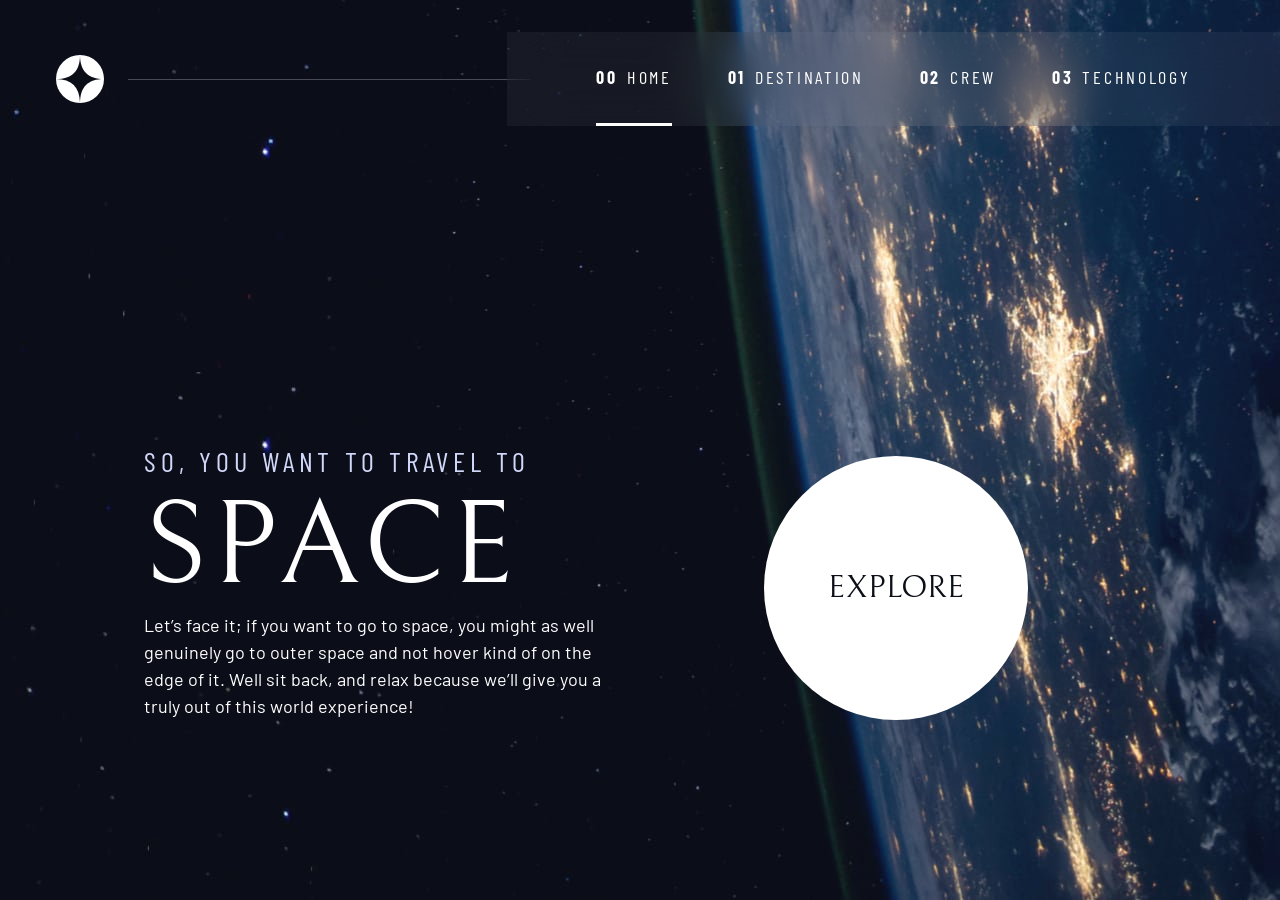
<file: index.html>
<!DOCTYPE html>
<html lang="en">
<head>
  <meta charset="UTF-8">
  <meta name="viewport" content="width=device-width, initial-scale=1.0">

  <link rel="icon" type="image/png" sizes="32x32" href="./assets/favicon-32x32.png">
  <!-- Google fonts -->
  <link rel="preconnect" href="https://fonts.googleapis.com">
  <link rel="preconnect" href="https://fonts.gstatic.com" crossorigin>
  <link href="https://fonts.googleapis.com/css2?family=Barlow+Condensed:wght@400;700&family=Bellefair&family=Barlow:wght@400;700&display=swap"
      rel="stylesheet">
      
  <!-- Our custom CSS -->
  <link rel="stylesheet" href="index.css">
  <title>Frontend Mentor | Space tourism website</title>
  <script src="./js/navigation.js" defer></script>
</head>
<body class="home">
  <a class="skip-to-content" href="#main">Skip to content</a>
  <header class="primary-header flex">
    <div>
      <img src="./assets/shared/logo.svg" alt="space tourism logo" class="logo">
    </div>
    <button class="mobile-nav-toggle" aria-controls="primary-navigation"><span class="sr-only" aria-expanded="false">Menu</span></button>
    <nav>
        <ul id="primary-navigation" data-visible="false" class="primary-navigation underline-indicators flex">
            <li class="active"><a class="ff-sans-cond uppercase text-white letter-spacing-2" href="index.html"><span aria-hidden="true">00</span>Home</a>
            <li><a class="ff-sans-cond uppercase text-white letter-spacing-2" href="destination.html"><span aria-hidden="true">01</span>Destination</a>
            <li><a class="ff-sans-cond uppercase text-white letter-spacing-2" href="crew.html"><span aria-hidden="true">02</span>Crew</a>
            <li><a class="ff-sans-cond uppercase text-white letter-spacing-2" href="technology.html"><span aria-hidden="true">03</span>Technology</a>
        </ul>
    </nav>
  </header>
  
  <main id="main" class="grid-container grid-container--home">
    <div>
      <h1 class="text-accent fs-500 ff-sans-cond uppercase letter-spacing-1">So, you want to travel to
      <span class="d-block fs-900 ff-serif text-white">Space</span></h1>
      
      <p>Let’s face it; if you want to go to space, you might as well genuinely go to 
      outer space and not hover kind of on the edge of it. Well sit back, and relax 
      because we’ll give you a truly out of this world experience! </p>
    </div>
    <div>
      <a href="destination.html" class="large-button uppercase ff-serif text-dark bg-white">Explore</a>
    </div>
  </main>


</body>
</html>
</file>
<file: index.css>
/* ------------------- */
/* Custom properties   */
/* ------------------- */

:root {
    /* colors */
    --clr-dark: 230 35% 7%;
    --clr-light: 231 77% 90%;
    --clr-white: 0 0% 100%;
    
    /* font-sizes */
    --fs-900: clamp(5rem, 8vw + 1rem, 9.375rem);
    --fs-800: 3.5rem;
    --fs-700: 1.5rem;
    --fs-600: 1rem;
    --fs-500: 1rem;
    --fs-400: 0.9375rem;
    --fs-300: 1rem;
    --fs-200: 0.875rem;
    
    /* font-families */
    --ff-serif: "Bellefair", serif;
    --ff-sans-cond: "Barlow Condensed", sans-serif;
    --ff-sans-normal: "Barlow", sans-serif;
}

@media (min-width: 35em) {
    :root {
        --fs-800: 5rem;
        --fs-700: 2.5rem;
        --fs-600: 1.5rem;
        --fs-500: 1.25rem;
        --fs-400: 1rem;
    }
}

@media (min-width: 45em) {
    :root {
        /* font-sizes */
        --fs-800: 6.25rem;
        --fs-700: 3.5rem;
        --fs-600: 2rem;
        --fs-500: 1.75rem;
        --fs-400: 1.125rem;
    }
}


/* ------------------- */
/* Reset               */
/* ------------------- */

/* https://piccalil.li/blog/a-modern-css-reset/ */

/* Box sizing */
*,
*::before,
*::after {
    box-sizing: border-box;
}

/* Reset margins */
body,
h1,
h2,
h3,
h4,
h5,
p,
figure,
picture {
    margin: 0; 
}

h1,
h2,
h3,
h4,
h5,
h6,
p {
    font-weight: 400;
}

/* set up the body */
body {
    font-family: var(--ff-sans-normal);
    font-size: var(--fs-400);
    color: hsl( var(--clr-white) );
    background-color: hsl( var(--clr-dark) );
    line-height: 1.5;
    min-height: 100vh;
    
    display: grid;
    grid-template-rows: min-content 1fr;
    
    overflow-x: hidden;
}

/* make images easier to work with */
img,
picutre {
    max-width: 100%;
    display: block;
}

/* make form elements easier to work with */
input,
button,
textarea,
select {
    font: inherit;
}

/* remove animations for people who've turned them off */
@media (prefers-reduced-motion: reduce) {  
  *,
  *::before,
  *::after {
    animation-duration: 0.01ms !important;
    animation-iteration-count: 1 !important;
    transition-duration: 0.01ms !important;
    scroll-behavior: auto !important;
  }
}


/* ------------------- */
/* Utility classes     */
/* ------------------- */

/* general */

.flex {
    display: flex;
    gap: var(--gap, 1rem);
}



.grid {
    display: grid;
    gap: var(--gap, 1rem);
}

.d-block {
    display: block;
}

.flow > *:where(:not(:first-child)) {
    margin-top: var(--flow-space, 1rem);
}

.flow--space-small {
    --flow-space: .75rem;
}

.container {
    padding-inline: 2em;
    margin-inline: auto;
    max-width: 80rem;
}

.sr-only {
  position: absolute; 
  width: 1px;
  height: 1px;
  padding: 0;
  margin: -1px; 
  overflow: hidden;
  clip: rect(0, 0, 0, 0);
  white-space: nowrap; /* added line */
  border: 0;
}

.skip-to-content {
    position: absolute;
    z-index: 9999;
    background: hsl( var(--clr-white) );
    color: hsl( var(--clr-dark) ); 
    padding: .5em 1em;
    margin-inline: auto;
    transform: translateY(-100%);
    transition: transform 250ms ease-in;
}

.skip-to-content:focus {
    transform: translateY(0);
}

/* colors */

.bg-dark { background-color: hsl( var(--clr-dark) );}
.bg-accent { background-color: hsl( var(--clr-light) );}
.bg-white { background-color: hsl( var(--clr-white) );}

.text-dark { color: hsl( var(--clr-dark) );}
.text-accent { color: hsl( var(--clr-light) );}
.text-white { color: hsl( var(--clr-white) );}

/* typography */

.ff-serif { font-family: var(--ff-serif); } 
.ff-sans-cond { font-family: var(--ff-sans-cond); } 
.ff-sans-normal { font-family: var(--ff-sans-normal); } 

.letter-spacing-1 { letter-spacing: 4.75px; } 
.letter-spacing-2 { letter-spacing: 2.7px; } 
.letter-spacing-3 { letter-spacing: 2.35px; } 

.uppercase { text-transform: uppercase; }

.fs-900 { font-size: var(--fs-900); }
.fs-800 { font-size: var(--fs-800); }
.fs-700 { font-size: var(--fs-700); }
.fs-600 { font-size: var(--fs-600); }
.fs-500 { font-size: var(--fs-500); }
.fs-400 { font-size: var(--fs-400); }
.fs-300 { font-size: var(--fs-300); }
.fs-200 { font-size: var(--fs-200); }

.fs-900,
.fs-800,
.fs-700,
.fs-600 {
    line-height: 1.1;
}

.numbered-title {
    font-family: var(--ff-sans-cond);
    font-size: var(--fs-500);
    text-transform: uppercase;
    letter-spacing: 4.72px; 
}

.numbered-title span {
    margin-right: .5em;
    font-weight: 700;
    color: hsl( var(--clr-white) / .25);
}


/* ------------------- */
/* Compontents         */
/* ------------------- */

.large-button {
    font-size: 2rem;
    position: relative;
    z-index: 1;
    display: inline-grid;
    place-items: center;
    padding: 0 2em;
    border-radius: 50%;
    aspect-ratio: 1;
    text-decoration: none;
}

.large-button::after {
    content: '';
    position: absolute;
    z-index: -1;
    width: 100%;
    height: 100%;
    background: hsl( var(--clr-white) / .1);
    border-radius: 50%;
    opacity: 0;
    transition: opacity 500ms linear, transform 750ms ease-in-out;
}
 
.large-button:hover::after,
.large-button:focus::after {
    opacity: 1;
    transform: scale(1.5);
}

/* primary-header */

.logo {
    margin: 1.5rem clamp(1.5rem, 5vw, 3.5rem);
}

.primary-header {
    justify-content: space-between;
    align-items: center;
}

.primary-navigation {
    --gap: clamp(1.5rem, 5vw, 3.5rem);
    --underline-gap: 2rem;
    list-style: none;
    padding: 0;
    margin: 0;
    background: hsl( var(--clr-white) / 0.05);
    backdrop-filter: blur(1.5rem);
}

.primary-navigation a {
    text-decoration: none;
}

.primary-navigation a > span {
    font-weight: 700;
    margin-right: .5em;
}

.mobile-nav-toggle {
    display: none;
}

@media (max-width: 35rem) {
    .primary-navigation {
        --underline-gap: .5rem;
        position: fixed;
        z-index: 1000;
        inset: 0 0 0 30%;
        list-style: none;
        padding: min(20rem, 15vh) 2rem;
        margin: 0;
        flex-direction: column;
        transform: translateX(100%);
        transition: transform 500ms ease-in-out;
    }
    
    .primary-navigation[data-visible="true"] {
        transform: translateX(0);
    }
    
    .primary-navigation.underline-indicators > .active {
       border: 0;
    }
    
    .mobile-nav-toggle {
        display: block;
        position: absolute;
        z-index: 2000;
        right: 1rem;
        top: 2rem;
        background: transparent;
        background-image: url(./assets/shared/icon-hamburger.svg);
        background-repeat: no-repeat;
        background-position: center;
        width: 1.5rem;
        aspect-ratio: 1;
        border: 0;
    }
    
    .mobile-nav-toggle[aria-expanded="true"] {
        background-image: url(./assets/shared/icon-close.svg);
    }
    
    .mobile-nav-toggle:focus-visible {
        outline: 5px solid white;
        outline-offset: 5px;
    }
    
}

@media (min-width: 35em) {
    .primary-navigation {
        padding-inline: clamp(3rem, 7vw, 7rem);
    }
}

@media (min-width: 35em) and (max-width: 44.999em) {
    .primary-navigation a > span {
        display: none;
    }
}

@media (min-width: 45em) {
    
     .primary-header::after {
         content: '';
         display: block;
         position: relative;
         height: 1px;
         width: 100%;
         margin-right: -2.5rem;
         background: hsl( var(--clr-white) / .25);
         order: 1;
     }
     
    nav {
        order: 2;
    }
    
    .primary-navigation {
        margin-block: 2rem;
    }
    
   
}


.underline-indicators > * {
    cursor: pointer;
    padding: var(--underline-gap, .5rem) 0;
    border: 0;
    border-bottom: .2rem solid hsl( var(--clr-white) / 0 );
    background-color: transparent;
}

.underline-indicators > *:hover,
.underline-indicators > *:focus {
    border-color: hsl( var(--clr-white) / .5);
}

.underline-indicators > .active,
.underline-indicators > [aria-selected="true"] {
    color: hsl( var(--clr-white) / 1);
    border-color: hsl( var(--clr-white) / 1); 
}

.tab-list {
    --gap: 2rem;
}

.dot-indicators > * {
    cursor: pointer;
    border: 0;
    border-radius: 50%;
    padding: .5em;
    background-color: hsl( var(--clr-white) / .25);
}
 
.dot-indicators > *:hover,
.dot-indicators > *:focus { 
    background-color: hsl( var(--clr-white) / .5);
}

.dot-indicators > [aria-selected="true"] {
    background-color: hsl( var(--clr-white) / 1); 
}


/* ----------------------------- */
/* Page specific background      */
/* ----------------------------- */
body {
    background-size: cover;
    background-position: bottom center;
}
/* home */
.home {
    background-image: url(./assets/home/background-home-mobile.jpg);
}

@media (min-width: 35rem) {
    .home {
        background-position: center center;
        background-image: url(./assets/home/background-home-tablet.jpg);
    }
}

@media (min-width: 45rem) {
    .home {
        background-image: url(./assets/home/background-home-desktop.jpg);
    }
} 

/* destination */
.destination {
    background-image: url(./assets/destination/background-destination-mobile.jpg);
}

@media (min-width: 35rem) {
    .destination {
        background-position: center center;
        background-image: url(./assets/destination/background-destination-tablet.jpg);
    }
}

@media (min-width: 45rem) {
    .destination {
        background-image: url(./assets/destination/background-destination-desktop.jpg);
    }
} 

/* crew */
.crew {
    background-image: url(./assets/home/background-crew-mobile.jpg);
}

@media (min-width: 35rem) {
    .crew {
        background-position: center center;
        background-image: url(./assets/crew/background-crew-tablet.jpg);
    }
}

@media (min-width: 45rem) {
    .crew {
        background-image: url(./assets/crew/background-crew-desktop.jpg);
    }
} 

/* technology */
.technology {
    background-image: url(./assets/technology/background-technology-mobile.jpg);
}

@media (min-width: 35rem) {
    .technology {
        background-position: center center;
        background-image: url(./assets/technology/background-technology-tablet.jpg);
    }
}

@media (min-width: 45rem) {
    .technology {
        background-image: url(./assets/technology/background-technology-desktop.jpg);
    }
} 

/* ----------------------------- */
/* Layout                        */
/* ----------------------------- */


.grid-container {
    text-align: center;
    display: grid;
    place-items: center;
    padding-inline: 1rem;
    padding-bottom: 4rem;
}

.grid-container p:not([class]) {
    max-width: 50ch;
}

.numbered-title {
    grid-area: title;
}

/* destination layout */

.grid-container--destination {
    --flow-space: 2rem;
    grid-template-areas: 
        'title'
        'image'
        'tabs'
        'content';
}

.grid-container--destination > picture {
    grid-area: image;
    max-width: 60%;
    align-self: start;
}

.grid-container--destination > .tab-list {
    grid-area: tabs;
}

.grid-container--destination > .destination-info {
    grid-area: content;
}

.destination-meta {
    flex-direction: column;
    border-top: 1px solid hsl( var(--clr-white) / .1);
    padding-top: 2.5rem;
    margin-top: 2.5rem;
}

.destination-meta p {
    font-size: 1.75rem;
}

/* crew layout */

.grid-container--crew {
    --flow-space: 2rem;
    grid-template-areas: 
        'title'
        'image'
        'tabs'
        'content';
}

.grid-container--crew > picture {
    grid-area: image;
    max-width: 60%;
    border-bottom: 1px solid hsl( var(--clr-white) / .1);
}

.grid-container--crew > .dot-indicators {
    grid-area: tabs;
}

.grid-container--crew > .crew-details {
    grid-area: content;
}

.crew-details h2 {
    color: hsl( var(--clr-white) / .5);
}

@media (min-width: 35em) {
    .numbered-title {
        justify-self: start;
        margin-top: 2rem;
    }
    
    .destination-meta {
        flex-direction: row;
        justify-content: space-evenly;
    }
    
    .grid-container--crew {
        padding-bottom: 0;
        grid-template-areas: 
            'title'
            'content'
            'tabs'
            'image';
    }
    
    
}

@media (min-width: 45em) {
    .grid-container {
        text-align: left;
        column-gap: var(--container-gap, 2rem);
        grid-template-columns: minmax(1rem, 1fr) repeat(2, minmax(0, 30rem)) minmax(1rem, 1fr);
    }
    
    .grid-container--home {
        padding-bottom: max(6rem, 20vh);
        align-items: end;
    }
    
    .grid-container--home > *:first-child {
        grid-column: 2;
    }

    .grid-container--home > *:last-child {
        grid-column: 3;
    }
    
    .grid-container--destination {
        justify-items: start;
        align-content: start;
        grid-template-areas: 
            '. title title .'
            '. image tabs .'
            '. image content .';
    }
    
    .grid-container--destination > picture {
        max-width: 90%;
    }
     
    .destination-meta {
        --gap: min(6vw, 6rem);
        justify-content: start;
    }
    
    .grid-container--crew {
        grid-template-columns: minmax(1rem, 1fr) minmax(0, 37rem) minmax(0, 23rem) minmax(1rem, 1fr);
        justify-items: start;
        grid-template-areas: 
            '. title title .'
            '. content image .'
            '. tabs image .';
    }
    
    .grid-container--crew > picture {
        grid-column: span 2;
        align-self: end; 
        max-width: 90%;
    }

}


/* ----------------------------- */
/* Technology                    */
/* ----------------------------- */

/* Main content styles */
.main-content {
    padding: 2rem 10%;
    margin-top: 2rem;
}

.numbered-title {
    font-family: var(--ff-sans-cond);
    font-size: 1.75rem;
    text-transform: uppercase;
    letter-spacing: 4.72px;
    margin-bottom: 4rem;
}

.numbered-title span {
    margin-right: 0.5em;
    font-weight: 700;
    color: hsl(var(--clr-white) / 0.25);
}

.tech-container {
    display: grid;
    grid-template-columns: auto 1fr 1fr;
    gap: 4rem;
    align-items: center;
}

/* Number indicators */
.number-indicators {
    display: flex;
    flex-direction: column;
    gap: 2rem;
}

.number-button {
    width: 80px;
    height: 80px;
    border-radius: 50%;
    border: 1px solid hsl(var(--clr-white) / 0.25);
    background: transparent;
    color: hsl(var(--clr-white));
    font-family: var(--ff-serif);
    font-size: 2rem;
    cursor: pointer;
    transition: all 0.3s ease;
}

.number-button.active {
    background-color: hsl(var(--clr-white));
    color: hsl(var(--clr-dark));
}

.number-button:hover:not(.active) {
    border-color: hsl(var(--clr-white));
}

/* Content area */
.tech-content {
    max-width: 470px;
}

.terminology {
    font-family: var(--ff-sans-cond);
    font-size: 1rem;
    letter-spacing: 2.7px;
    color: hsl(var(--clr-light));
    text-transform: uppercase;
    margin-bottom: 1rem;
}

.tech-name {
    font-family: var(--ff-serif);
    font-size: 3.5rem;
    text-transform: uppercase;
    margin-bottom: 1rem;
}

.tech-description {
    color: hsl(var(--clr-light));
    font-size: 1.125rem;
    line-height: 1.8;
}

.tech-image {
    width: 100%;
    height: auto;
}

.tech-content[data-visible="false"],
.tech-image[data-visible="false"] {
    display: none;
}

/* Responsive styles */
@media (max-width: 45em) {
    .tech-container {
        grid-template-columns: 1fr;
        text-align: center;
    }

    .number-indicators {
        flex-direction: row;
        justify-content: center;
        margin: 2rem 0;
    }

    .tech-image {
        order: -1;
    }
}
</file>
